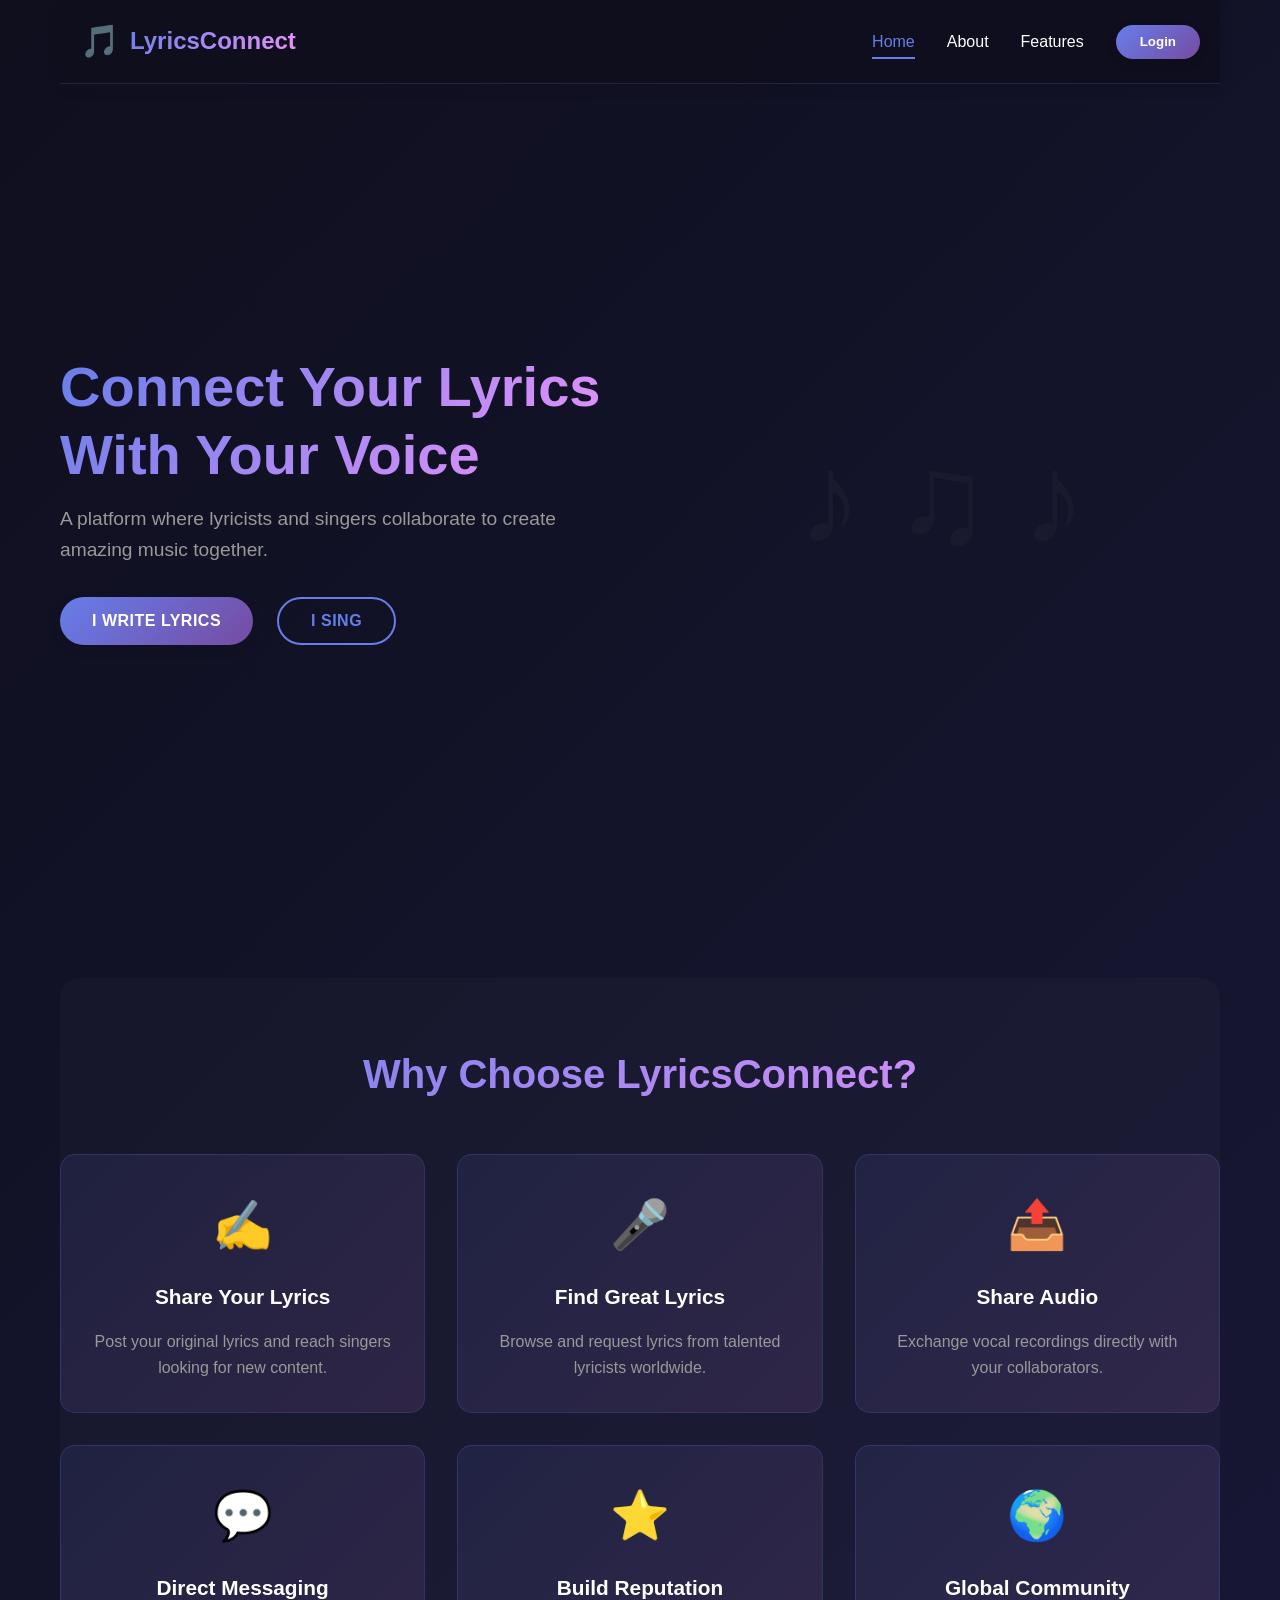
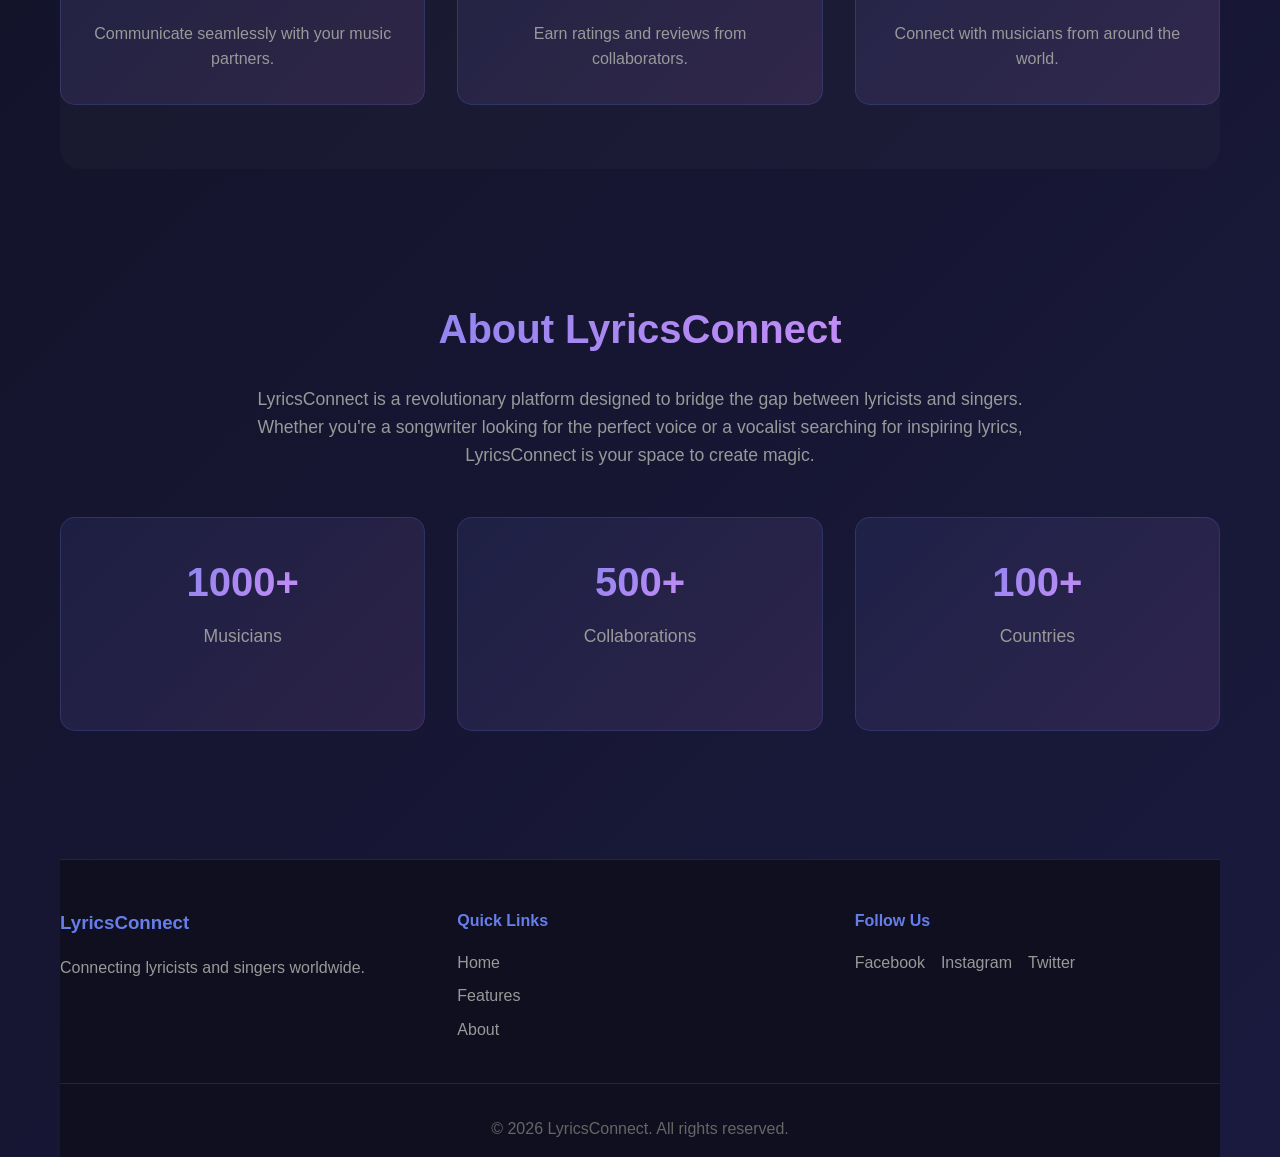
<file: index.html>
<!DOCTYPE html>
<html lang="it">
<head>
    <meta charset="UTF-8">
    <meta name="viewport" content="width=device-width, initial-scale=1.0">
    <title>LyricsConnect - Connect with Musicians</title>
    <link rel="stylesheet" href="style.css">
</head>
<body>
    <div class="container">
        <!-- NAVBAR -->
        <nav class="navbar">
            <div class="nav-content">
                <div class="logo">
                    <span class="logo-icon">🎵</span>
                    <h1>LyricsConnect</h1>
                </div>
                <div class="nav-links" id="navLinks">
                    <a href="#home" class="nav-link active">Home</a>
                    <a href="#about" class="nav-link">About</a>
                    <a href="#features" class="nav-link">Features</a>
                    <button class="btn-login" onclick="showLoginModal()">Login</button>
                </div>
                <div class="hamburger" id="hamburger">
                    <span></span>
                    <span></span>
                    <span></span>
                </div>
            </div>
        </nav>

        <!-- HERO SECTION -->
        <section id="home" class="hero">
            <div class="hero-content">
                <h2>Connect Your Lyrics With Your Voice</h2>
                <p>A platform where lyricists and singers collaborate to create amazing music together.</p>
                <div class="hero-buttons">
                    <button class="btn btn-primary" onclick="showSignupModal('lyricist')">I Write Lyrics</button>
                    <button class="btn btn-secondary" onclick="showSignupModal('singer')">I Sing</button>
                </div>
            </div>
            <div class="hero-image">
                <div class="music-animation">
                    <span class="note">♪</span>
                    <span class="note">♫</span>
                    <span class="note">♪</span>
                </div>
            </div>
        </section>

        <!-- FEATURES SECTION -->
        <section id="features" class="features">
            <h2>Why Choose LyricsConnect?</h2>
            <div class="features-grid">
                <div class="feature-card">
                    <div class="feature-icon">✍️</div>
                    <h3>Share Your Lyrics</h3>
                    <p>Post your original lyrics and reach singers looking for new content.</p>
                </div>
                <div class="feature-card">
                    <div class="feature-icon">🎤</div>
                    <h3>Find Great Lyrics</h3>
                    <p>Browse and request lyrics from talented lyricists worldwide.</p>
                </div>
                <div class="feature-card">
                    <div class="feature-icon">📤</div>
                    <h3>Share Audio</h3>
                    <p>Exchange vocal recordings directly with your collaborators.</p>
                </div>
                <div class="feature-card">
                    <div class="feature-icon">💬</div>
                    <h3>Direct Messaging</h3>
                    <p>Communicate seamlessly with your music partners.</p>
                </div>
                <div class="feature-card">
                    <div class="feature-icon">⭐</div>
                    <h3>Build Reputation</h3>
                    <p>Earn ratings and reviews from collaborators.</p>
                </div>
                <div class="feature-card">
                    <div class="feature-icon">🌍</div>
                    <h3>Global Community</h3>
                    <p>Connect with musicians from around the world.</p>
                </div>
            </div>
        </section>

        <!-- ABOUT SECTION -->
        <section id="about" class="about">
            <div class="about-content">
                <h2>About LyricsConnect</h2>
                <p>LyricsConnect is a revolutionary platform designed to bridge the gap between lyricists and singers. Whether you're a songwriter looking for the perfect voice or a vocalist searching for inspiring lyrics, LyricsConnect is your space to create magic.</p>
                <div class="stats">
                    <div class="stat">
                        <h3>1000+</h3>
                        <p>Musicians</p>
                    </div>
                    <div class="stat">
                        <h3>500+</h3>
                        <p>Collaborations</p>
                    </div>
                    <div class="stat">
                        <h3>100+</h3>
                        <p>Countries</p>
                    </div>
                </div>
            </div>
        </section>

        <!-- LOGIN MODAL -->
        <div id="loginModal" class="modal">
            <div class="modal-content">
                <span class="close" onclick="closeLoginModal()">&times;</span>
                <h2>Login</h2>
                <form id="loginForm">
                    <div class="form-group">
                        <label for="loginEmail">Email:</label>
                        <input type="email" id="loginEmail" required>
                    </div>
                    <div class="form-group">
                        <label for="loginPassword">Password:</label>
                        <input type="password" id="loginPassword" required>
                    </div>
                    <button type="submit" class="btn btn-primary">Login</button>
                </form>
                <p class="modal-footer">Don't have an account? <a href="#" onclick="switchToSignup()">Sign Up</a></p>
            </div>
        </div>

        <!-- SIGNUP MODAL -->
        <div id="signupModal" class="modal">
            <div class="modal-content">
                <span class="close" onclick="closeSignupModal()">&times;</span>
                <h2>Create Account</h2>
                <form id="signupForm">
                    <div class="form-group">
                        <label for="signupName">Full Name:</label>
                        <input type="text" id="signupName" required>
                    </div>
                    <div class="form-group">
                        <label for="signupEmail">Email:</label>
                        <input type="email" id="signupEmail" required>
                    </div>
                    <div class="form-group">
                        <label for="signupPassword">Password:</label>
                        <input type="password" id="signupPassword" required>
                    </div>
                    <div class="form-group">
                        <label for="userType">I am a:</label>
                        <select id="userType" required>
                            <option value="lyricist">Lyricist</option>
                            <option value="singer">Singer</option>
                        </select>
                    </div>
                    <button type="submit" class="btn btn-primary">Sign Up</button>
                </form>
                <p class="modal-footer">Already have an account? <a href="#" onclick="switchToLogin()">Login</a></p>
            </div>
        </div>

        <!-- FOOTER -->
        <footer class="footer">
            <div class="footer-content">
                <div class="footer-section">
                    <h3>LyricsConnect</h3>
                    <p>Connecting lyricists and singers worldwide.</p>
                </div>
                <div class="footer-section">
                    <h4>Quick Links</h4>
                    <ul>
                        <li><a href="#home">Home</a></li>
                        <li><a href="#features">Features</a></li>
                        <li><a href="#about">About</a></li>
                    </ul>
                </div>
                <div class="footer-section">
                    <h4>Follow Us</h4>
                    <div class="social-links">
                        <a href="#">Facebook</a>
                        <a href="#">Instagram</a>
                        <a href="#">Twitter</a>
                    </div>
                </div>
            </div>
            <div class="footer-bottom">
                <p>&copy; 2026 LyricsConnect. All rights reserved.</p>
            </div>
        </footer>
    </div>

    <script src="app.js"></script>
</body>
</html>
</file>
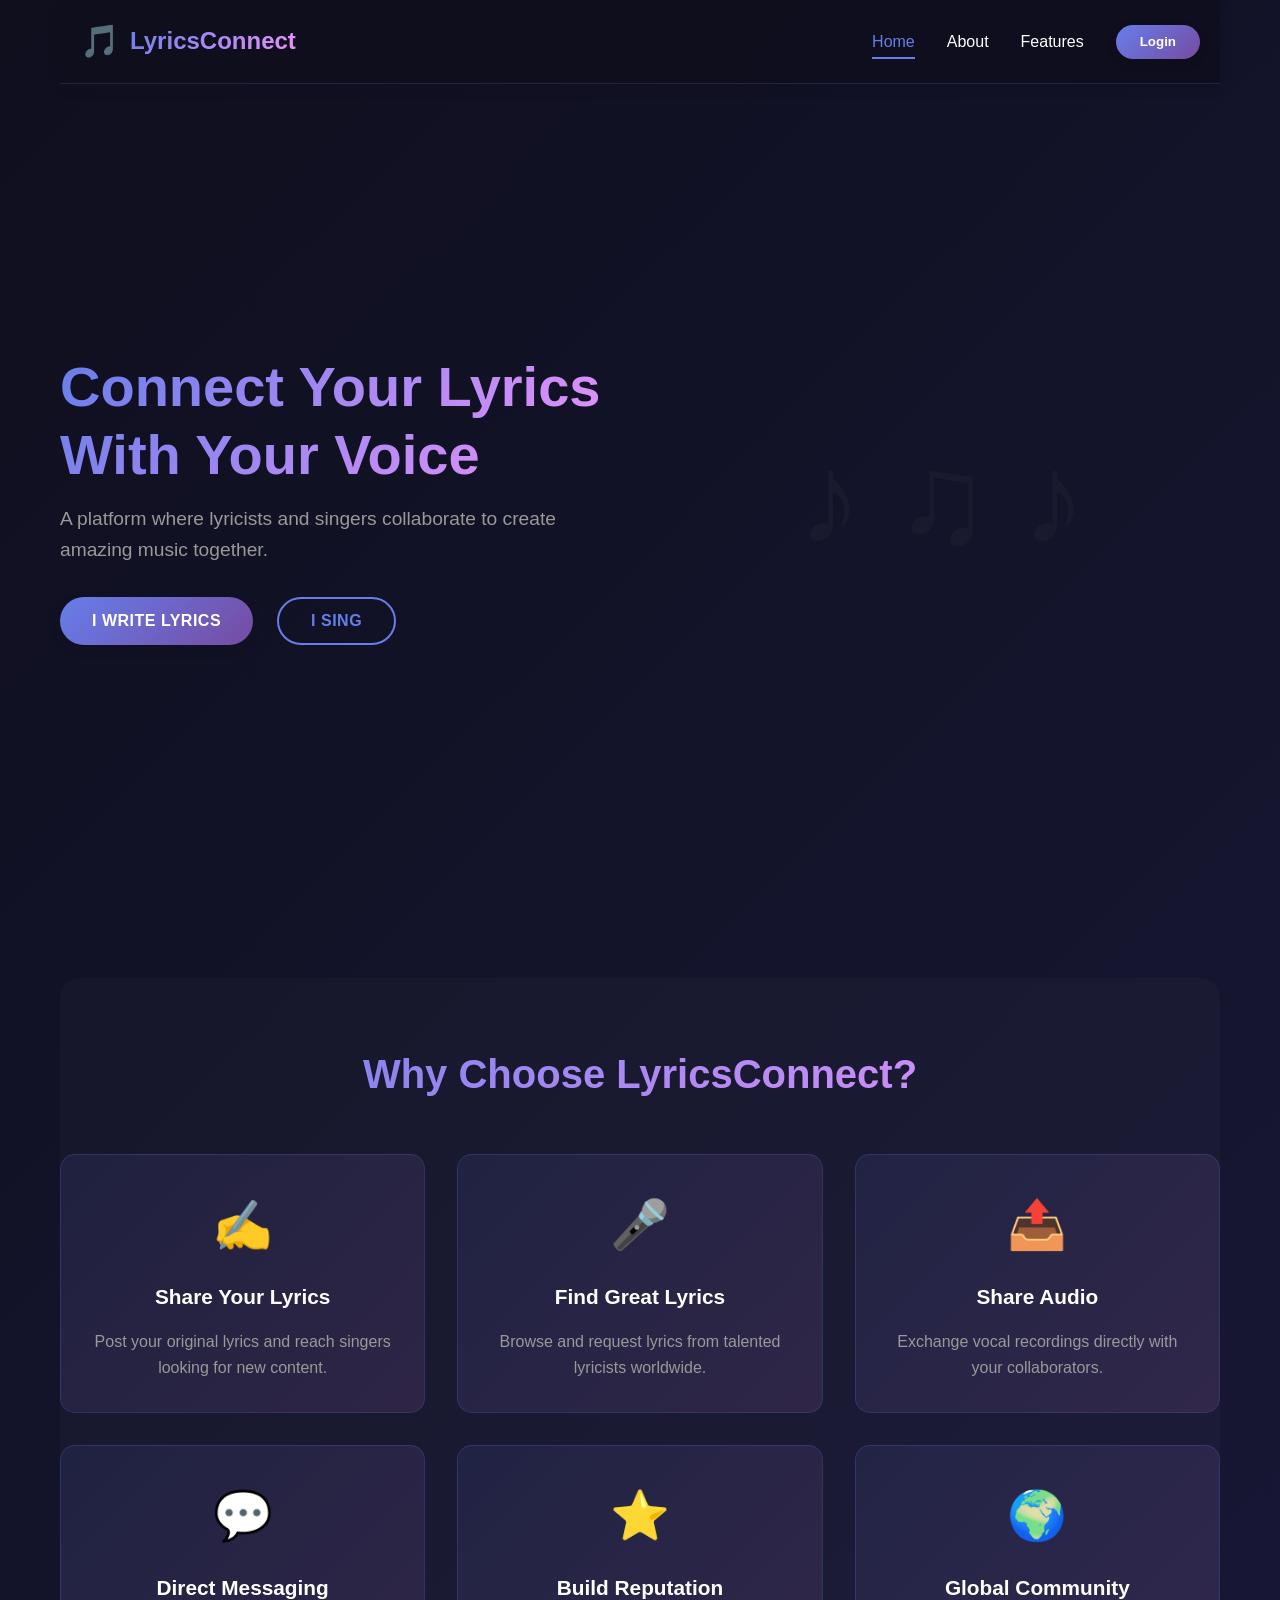
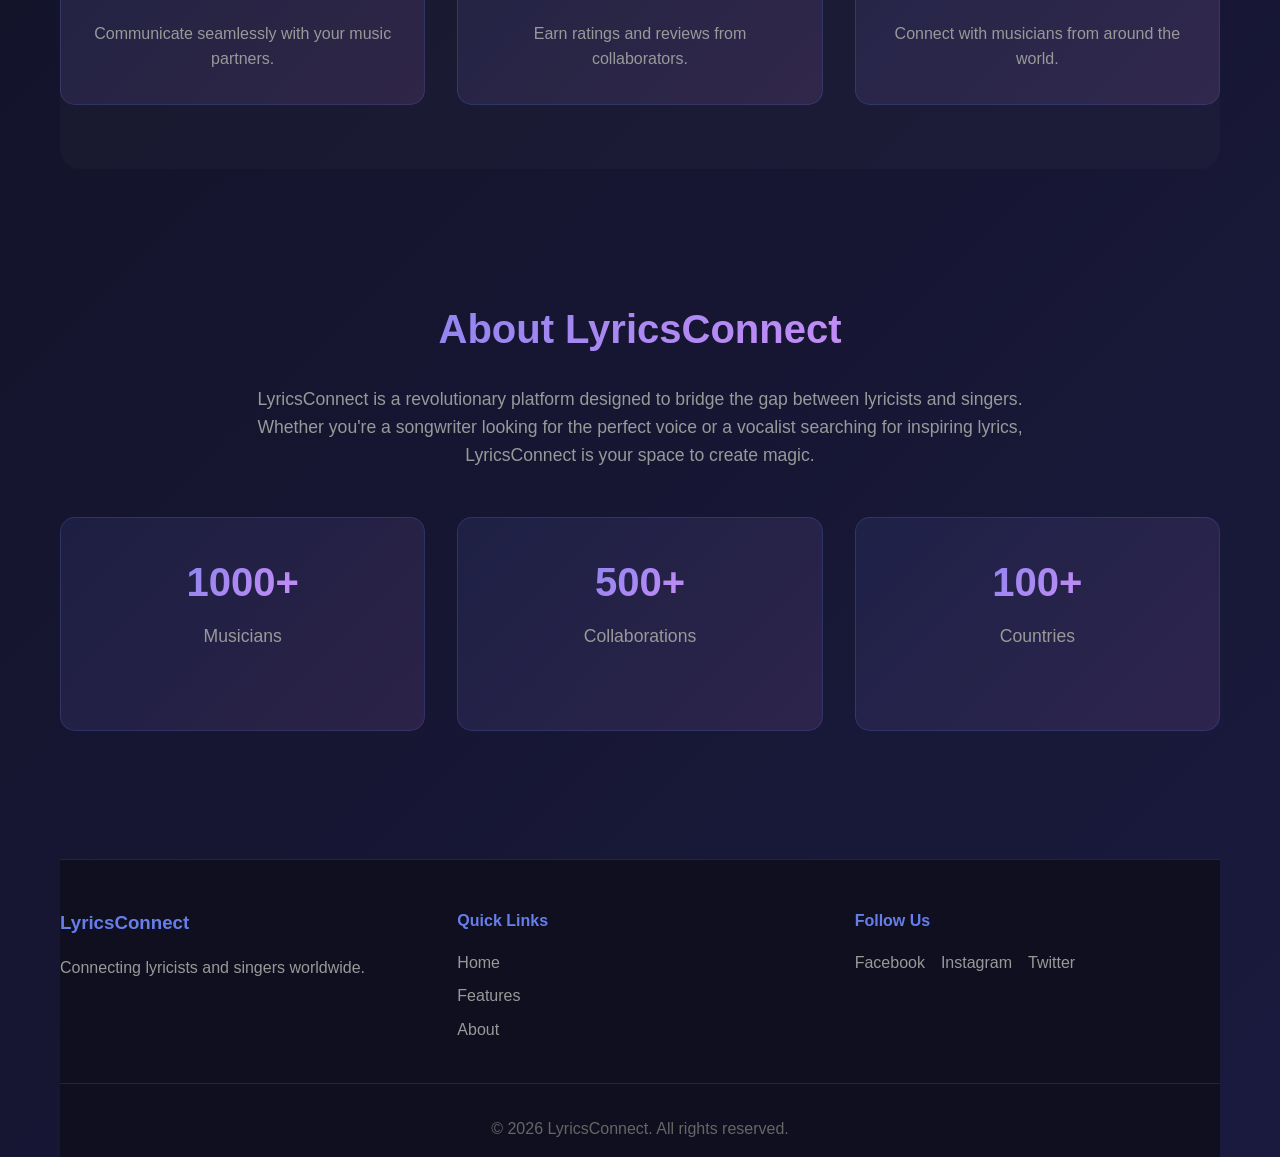
<file: dashboard.html>
<!DOCTYPE html>
<html lang="it">
<head>
    <meta charset="UTF-8">
    <meta name="viewport" content="width=device-width, initial-scale=1.0">
    <title>Dashboard - LyricsConnect</title>
    <link rel="stylesheet" href="style.css">
    <link rel="stylesheet" href="dashboard-style.css">
</head>
<body>
    <div class="container">
        <!-- NAVBAR -->
        <nav class="navbar">
            <div class="nav-content">
                <div class="logo">
                    <span class="logo-icon">🎵</span>
                    <h1>LyricsConnect</h1>
                </div>
                <div class="nav-links" id="navLinks">
                    <a href="dashboard.html" class="nav-link active">Dashboard</a>
                    <a href="messages.html" class="nav-link">Messages</a>
                    <button class="btn-login" id="userBtn" onclick="toggleUserMenu()">👤 User</button>
                    <button class="btn-secondary" onclick="logout()">Logout</button>
                </div>
                <div class="hamburger" id="hamburger">
                    <span></span>
                    <span></span>
                    <span></span>
                </div>
            </div>
        </nav>

        <!-- DASHBOARD SECTION -->
        <section class="dashboard-container">
            <!-- SIDEBAR -->
            <aside class="sidebar">
                <div class="sidebar-header">
                    <h2>Menu</h2>
                </div>
                <nav class="sidebar-nav">
                    <button class="nav-item active" onclick="showSection('profile')">👤 My Profile</button>
                    <button class="nav-item" onclick="showSection('my-lyrics')">✏️ My Lyrics</button>
                    <button class="nav-item" onclick="showSection('collaborations')">🤝 Collaborations</button>
                    <button class="nav-item" onclick="showSection('browse')">🔍 Browse</button>
                    <button class="nav-item" onclick="showSection('requests')">📬 Requests <span class="badge" id="requestBadge">0</span></button>
                </nav>
            </aside>

            <!-- MAIN CONTENT -->
            <main class="main-content">
                <!-- PROFILE SECTION -->
                <div id="profile-section" class="section active">
                    <div class="section-header">
                        <h2>👤 My Profile</h2>
                    </div>
                    <div class="profile-card">
                        <div class="profile-header">
                            <img id="profileImage" src="https://via.placeholder.com/150" alt="Profile" class="profile-image">
                            <div class="profile-info">
                                <h3 id="profileName">User Name</h3>
                                <p id="profileType">Lyricist</p>
                                <div class="profile-stats">
                                    <div class="stat">
                                        <span class="stat-label">Rating</span>
                                        <span class="stat-value" id="profileRating">5.0 ⭐</span>
                                    </div>
                                    <div class="stat">
                                        <span class="stat-label">Collaborations</span>
                                        <span class="stat-value" id="profileCollaborations">0</span>
                                    </div>
                                    <div class="stat">
                                        <span class="stat-label">Followers</span>
                                        <span class="stat-value" id="profileFollowers">0</span>
                                    </div>
                                </div>
                            </div>
                        </div>
                        <div class="profile-bio">
                            <h4>Bio</h4>
                            <p id="profileBio">Edit your bio here...</p>
                        </div>
                        <button class="btn btn-primary" onclick="editProfile()">Edit Profile</button>
                    </div>
                </div>

                <!-- MY LYRICS SECTION -->
                <div id="my-lyrics-section" class="section">
                    <div class="section-header">
                        <h2>✏️ My Lyrics</h2>
                        <button class="btn btn-primary" onclick="showCreateLyrics()">+ New Lyrics</button>
                    </div>
                    <div class="lyrics-grid" id="myLyricsGrid">
                        <p style="color: #999;">No lyrics yet. Create your first one!</p>
                    </div>
                </div>

                <!-- COLLABORATIONS SECTION -->
                <div id="collaborations-section" class="section">
                    <div class="section-header">
                        <h2>🤝 Collaborations</h2>
                    </div>
                    <div class="collaborations-list" id="collaborationsList">
                        <p style="color: #999;">No active collaborations</p>
                    </div>
                </div>

                <!-- BROWSE SECTION -->
                <div id="browse-section" class="section">
                    <div class="section-header">
                        <h2>🔍 Browse</h2>
                        <div class="search-filters">
                            <input type="text" id="searchInput" placeholder="Search lyrics..." onkeyup="searchLyrics()">
                            <select id="genreFilter" onchange="filterByGenre()">
                                <option value="">All Genres</option>
                                <option value="Pop">Pop</option>
                                <option value="Rock">Rock</option>
                                <option value="Hip-Hop">Hip-Hop</option>
                                <option value="Jazz">Jazz</option>
                                <option value="Electronic">Electronic</option>
                            </select>
                        </div>
                    </div>
                    <div class="browse-grid" id="browseGrid">
                        <p style="color: #999;">Loading...</p>
                    </div>
                </div>

                <!-- REQUESTS SECTION -->
                <div id="requests-section" class="section">
                    <div class="section-header">
                        <h2>📬 Collaboration Requests</h2>
                    </div>
                    <div class="requests-list" id="requestsList">
                        <p style="color: #999;">No pending requests</p>
                    </div>
                </div>
            </main>
        </section>

        <!-- FOOTER -->
        <footer class="footer">
            <div class="footer-content">
                <div class="footer-section">
                    <h3>LyricsConnect</h3>
                    <p>Connect with musicians worldwide</p>
                </div>
                <div class="footer-section">
                    <h4>Quick Links</h4>
                    <ul>
                        <li><a href="index.html">Home</a></li>
                        <li><a href="dashboard.html">Dashboard</a></li>
                    </ul>
                </div>
            </div>
            <div class="footer-bottom">
                <p>&copy; 2026 LyricsConnect. All rights reserved.</p>
            </div>
        </footer>
    </div>

    <!-- CREATE LYRICS MODAL -->
    <div id="createLyricsModal" class="modal">
        <div class="modal-content">
            <span class="close" onclick="closeModal('createLyricsModal')">&times;</span>
            <h2>Create New Lyrics</h2>
            <form id="createLyricsForm">
                <div class="form-group">
                    <label>Title</label>
                    <input type="text" id="lyricsTitle" required>
                </div>
                <div class="form-group">
                    <label>Genre</label>
                    <select id="lyricsGenre" required>
                        <option>Pop</option>
                        <option>Rock</option>
                        <option>Hip-Hop</option>
                        <option>Jazz</option>
                        <option>Electronic</option>
                    </select>
                </div>
                <div class="form-group">
                    <label>Lyrics</label>
                    <textarea id="lyricsContent" rows="10" required></textarea>
                </div>
                <div class="form-group">
                    <label>Description</label>
                    <textarea id="lyricsDescription" rows="3"></textarea>
                </div>
                <button type="submit" class="btn btn-primary">Create Lyrics</button>
            </form>
        </div>
    </div>

    <script src="https://cdn.socket.io/4.5.4/socket.io.min.js"></script>
    <script src="socket-client.js"></script>
    <script src="app.js"></script>
    <script src="dashboard.js"></script>
</body>
</html>
</file>
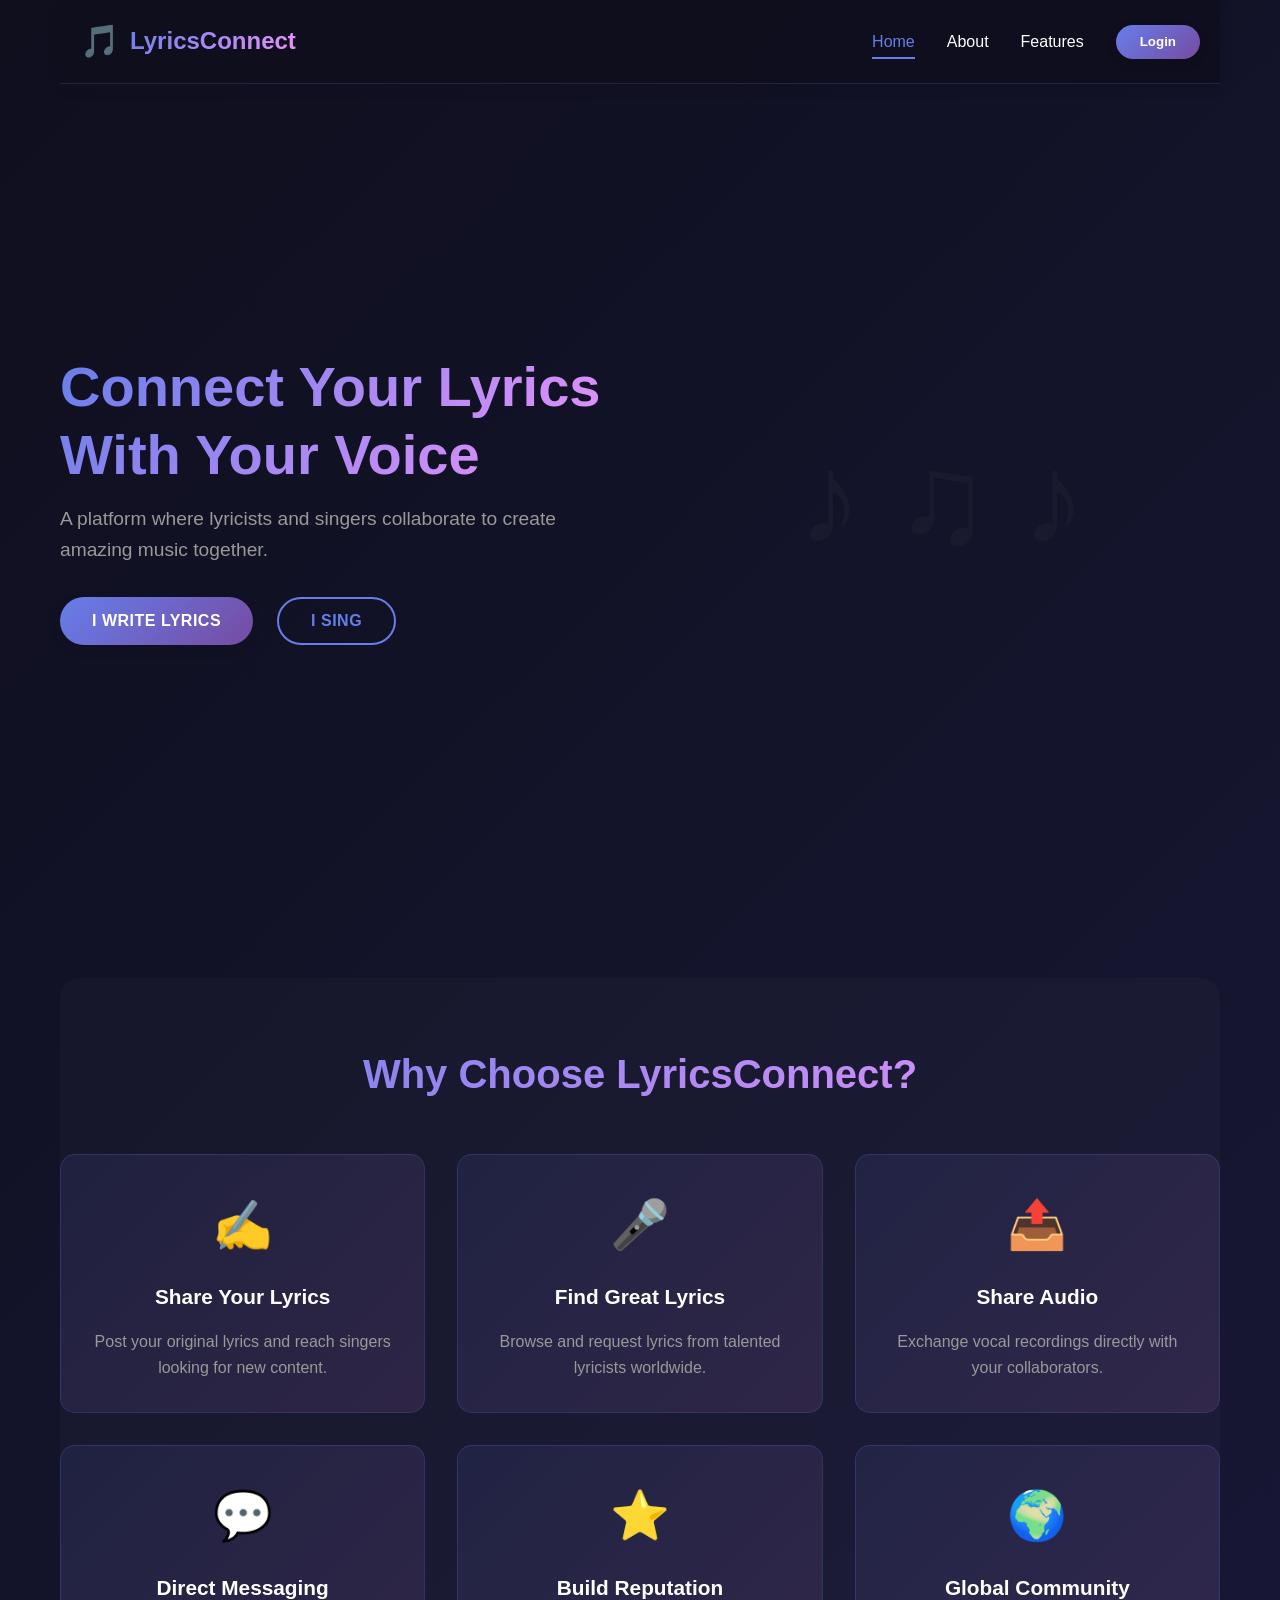
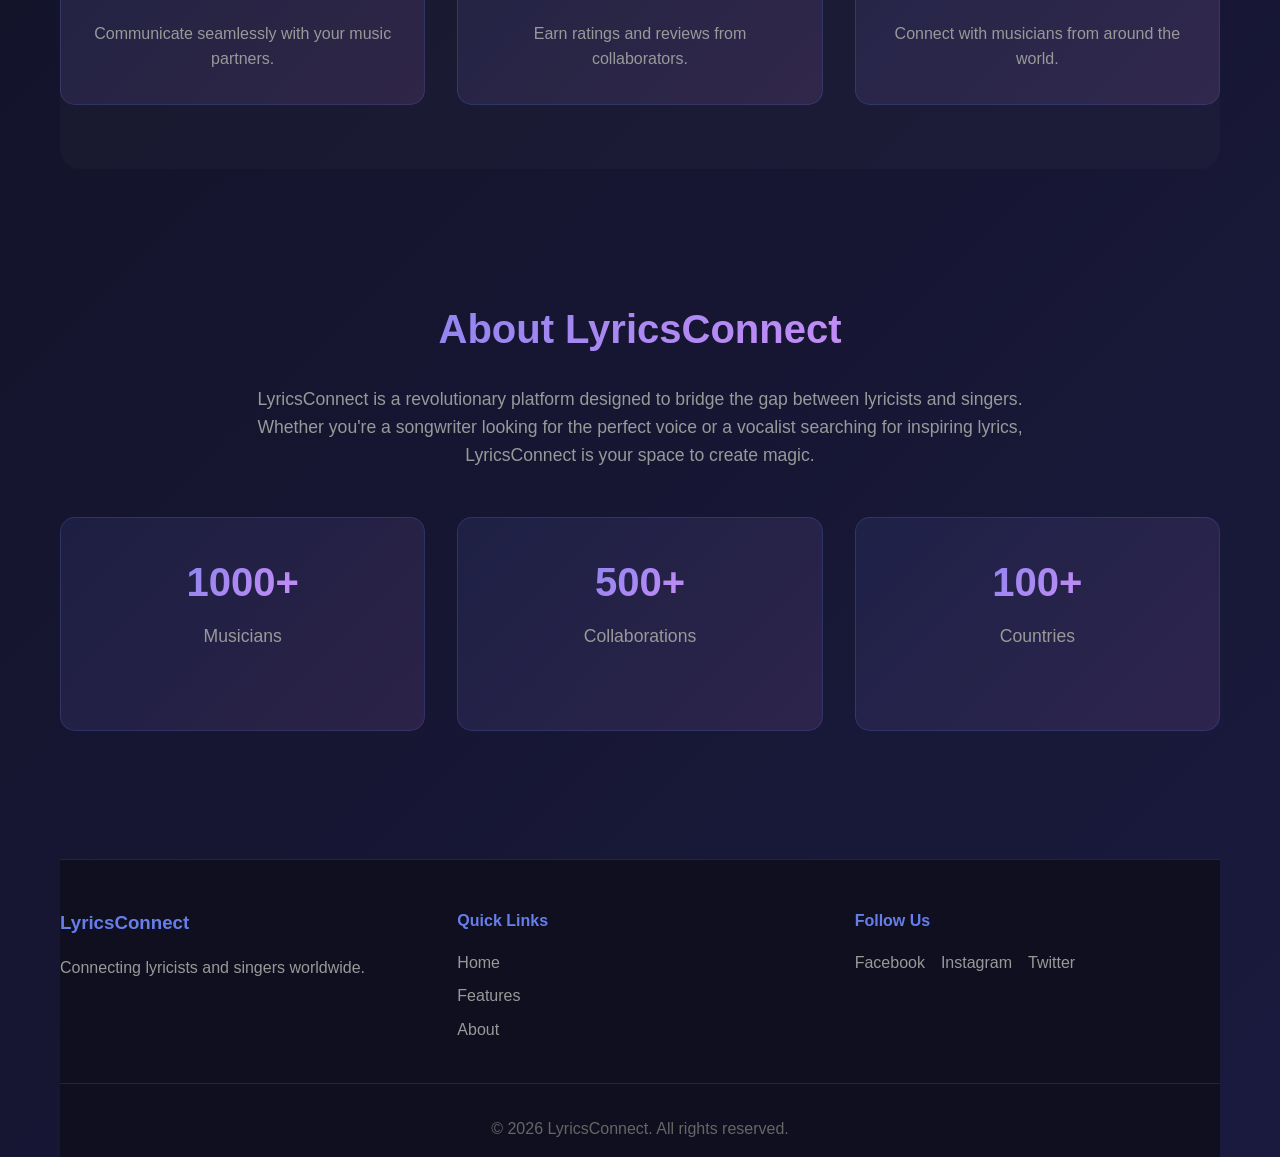
<file: messages.html>
<!DOCTYPE html>
<html lang="it">
<head>
    <meta charset="UTF-8">
    <meta name="viewport" content="width=device-width, initial-scale=1.0">
    <title>Messages - LyricsConnect</title>
    <link rel="stylesheet" href="style.css">
    <link rel="stylesheet" href="dashboard-style.css">
</head>
<body>
    <div class="container">
        <!-- NAVBAR -->
        <nav class="navbar">
            <div class="nav-content">
                <div class="logo">
                    <span class="logo-icon">🎵</span>
                    <h1>LyricsConnect</h1>
                </div>
                <div class="nav-links" id="navLinks">
                    <a href="dashboard.html" class="nav-link">Dashboard</a>
                    <a href="messages.html" class="nav-link active">Messages</a>
                    <button class="btn-login" id="userBtn" onclick="toggleUserMenu()">👤 User</button>
                    <button class="btn-secondary" onclick="logout()">Logout</button>
                </div>
                <div class="hamburger" id="hamburger">
                    <span></span>
                    <span></span>
                    <span></span>
                </div>
            </div>
        </nav>

        <!-- MESSAGES SECTION -->
        <section class="messages-container">
            <div class="messages-wrapper">
                <!-- CONVERSATIONS LIST -->
                <aside class="conversations-sidebar">
                    <div class="sidebar-header">
                        <h2>💬 Messages</h2>
                        <div class="online-status" id="onlineStatus">🔴 Offline</div>
                    </div>
                    <div class="conversations-search">
                        <input type="text" id="searchConversation" placeholder="Search conversations...">
                    </div>
                    <div class="conversations-list" id="conversationsList">
                        <p style="color: #999; text-align: center; padding: 2rem;">No conversations yet</p>
                    </div>
                </aside>

                <!-- CHAT AREA -->
                <main class="chat-main">
                    <div class="chat-container" id="chatContainer" style="display: none;">
                        <!-- CHAT HEADER -->
                        <div class="chat-header">
                            <div class="chat-header-info">
                                <h3 id="chatWith">Select a conversation</h3>
                                <span id="userStatus" class="user-status">🔴 Offline</span>
                            </div>
                            <button class="btn-close" onclick="closeChat()">✕</button>
                        </div>

                        <!-- MESSAGES -->
                        <div class="messages-area" id="messagesArea">
                            <p style="color: #999; text-align: center; margin-top: 2rem;">Start a conversation</p>
                        </div>

                        <!-- TYPING INDICATOR -->
                        <div id="typingIndicator" class="typing-indicator" style="display: none;">
                            <span></span><span></span><span></span>
                            <p>User is typing...</p>
                        </div>

                        <!-- MESSAGE INPUT -->
                        <div class="chat-input-area">
                            <input type="text" id="messageInput" placeholder="Type a message..." onkeypress="handleMessageKeypress(event)">
                            <button class="btn btn-primary" onclick="sendMessage()">Send</button>
                        </div>
                    </div>

                    <!-- EMPTY STATE -->
                    <div class="chat-empty" id="chatEmpty">
                        <div class="empty-state">
                            <span style="font-size: 4rem; margin-bottom: 1rem;">💬</span>
                            <h2>Select a conversation to start chatting</h2>
                            <p>Your conversations will appear on the left</p>
                        </div>
                    </div>
                </main>
            </div>
        </section>

        <!-- FOOTER -->
        <footer class="footer">
            <div class="footer-content">
                <div class="footer-section">
                    <h3>LyricsConnect Messages</h3>
                    <p>Real-time collaboration chat</p>
                </div>
            </div>
            <div class="footer-bottom">
                <p>&copy; 2026 LyricsConnect. All rights reserved.</p>
            </div>
        </footer>
    </div>

    <script src="https://cdn.socket.io/4.5.4/socket.io.min.js"></script>
    <script src="socket-client.js"></script>
    <script src="app.js"></script>
    <script src="messages.js"></script>
</body>
</html>
</file>
<file: style.css>
/* ==================== VARIABLES & GLOBALS ==================== */
:root {
    --primary-color: #667eea;
    --secondary-color: #764ba2;
    --accent-color: #f093fb;
    --dark-bg: #0f0f1e;
    --light-bg: #ffffff;
    --text-dark: #1a1a2e;
    --text-light: #ffffff;
    --border-color: #e0e0e0;
    --success: #10b981;
    --error: #ef4444;
    --shadow: 0 10px 30px rgba(0, 0, 0, 0.2);
    --shadow-sm: 0 4px 12px rgba(0, 0, 0, 0.1);
    --transition: all 0.3s ease;
}

* {
    margin: 0;
    padding: 0;
    box-sizing: border-box;
}

html {
    scroll-behavior: smooth;
}

body {
    font-family: 'Segoe UI', Tahoma, Geneva, Verdana, sans-serif;
    background: linear-gradient(135deg, var(--dark-bg) 0%, #1a1a3e 100%);
    color: var(--text-dark);
    line-height: 1.6;
}

/* ==================== CONTAINER ==================== */
.container {
    max-width: 1200px;
    margin: 0 auto;
    padding: 0 20px;
}

/* ==================== NAVBAR ==================== */
.navbar {
    background: rgba(15, 15, 30, 0.95);
    backdrop-filter: blur(10px);
    padding: 1rem 0;
    position: sticky;
    top: 0;
    z-index: 1000;
    border-bottom: 1px solid rgba(102, 126, 234, 0.2);
    box-shadow: var(--shadow-sm);
}

.nav-content {
    display: flex;
    justify-content: space-between;
    align-items: center;
    max-width: 1200px;
    margin: 0 auto;
    padding: 0 20px;
}

.logo {
    display: flex;
    align-items: center;
    gap: 10px;
    cursor: pointer;
    transition: var(--transition);
}

.logo-icon {
    font-size: 2rem;
    animation: float 3s ease-in-out infinite;
}

.logo h1 {
    font-size: 1.5rem;
    background: linear-gradient(135deg, var(--primary-color), var(--accent-color));
    -webkit-background-clip: text;
    -webkit-text-fill-color: transparent;
    background-clip: text;
}

@keyframes float {
    0%, 100% { transform: translateY(0px); }
    50% { transform: translateY(-5px); }
}

.nav-links {
    display: flex;
    gap: 2rem;
    align-items: center;
}

.nav-link {
    color: var(--text-light);
    text-decoration: none;
    font-weight: 500;
    transition: var(--transition);
    position: relative;
}

.nav-link:hover,
.nav-link.active {
    color: var(--primary-color);
}

.nav-link::after {
    content: '';
    position: absolute;
    bottom: -5px;
    left: 0;
    width: 0;
    height: 2px;
    background: var(--primary-color);
    transition: var(--transition);
}

.nav-link:hover::after,
.nav-link.active::after {
    width: 100%;
}

.btn-login {
    background: linear-gradient(135deg, var(--primary-color), var(--secondary-color));
    color: var(--text-light);
    border: none;
    padding: 0.6rem 1.5rem;
    border-radius: 50px;
    cursor: pointer;
    font-weight: 600;
    transition: var(--transition);
    box-shadow: var(--shadow-sm);
}

.btn-login:hover {
    transform: translateY(-2px);
    box-shadow: var(--shadow);
}

.hamburger {
    display: none;
    flex-direction: column;
    cursor: pointer;
}

.hamburger span {
    width: 25px;
    height: 3px;
    background: var(--text-light);
    margin: 5px 0;
    transition: var(--transition);
    border-radius: 2px;
}

/* ==================== BUTTONS ==================== */
.btn {
    padding: 0.8rem 2rem;
    border: none;
    border-radius: 50px;
    font-size: 1rem;
    font-weight: 600;
    cursor: pointer;
    transition: var(--transition);
    text-transform: uppercase;
    letter-spacing: 0.5px;
}

.btn-primary {
    background: linear-gradient(135deg, var(--primary-color), var(--secondary-color));
    color: var(--text-light);
    box-shadow: var(--shadow-sm);
}

.btn-primary:hover {
    transform: translateY(-3px);
    box-shadow: var(--shadow);
}

.btn-secondary {
    background: transparent;
    border: 2px solid var(--primary-color);
    color: var(--primary-color);
}

.btn-secondary:hover {
    background: var(--primary-color);
    color: var(--text-light);
    transform: translateY(-3px);
}

/* ==================== HERO SECTION ==================== */
.hero {
    display: grid;
    grid-template-columns: 1fr 1fr;
    gap: 3rem;
    align-items: center;
    padding: 5rem 0;
    min-height: calc(100vh - 70px);
}

.hero-content h2 {
    font-size: 3.5rem;
    margin-bottom: 1rem;
    background: linear-gradient(135deg, var(--primary-color), var(--accent-color));
    -webkit-background-clip: text;
    -webkit-text-fill-color: transparent;
    background-clip: text;
    line-height: 1.2;
}

.hero-content p {
    font-size: 1.2rem;
    color: #999;
    margin-bottom: 2rem;
}

.hero-buttons {
    display: flex;
    gap: 1.5rem;
    flex-wrap: wrap;
}

.hero-image {
    display: flex;
    justify-content: center;
    align-items: center;
}

.music-animation {
    font-size: 8rem;
    display: flex;
    gap: 2rem;
    animation: pulse 2s ease-in-out infinite;
}

.music-animation .note {
    animation: bounce 1s ease-in-out infinite;
}

.music-animation .note:nth-child(2) {
    animation-delay: 0.1s;
}

.music-animation .note:nth-child(3) {
    animation-delay: 0.2s;
}

@keyframes bounce {
    0%, 100% { transform: translateY(0); }
    50% { transform: translateY(-20px); }
}

@keyframes pulse {
    0%, 100% { opacity: 1; }
    50% { opacity: 0.8; }
}

/* ==================== FEATURES SECTION ==================== */
.features {
    padding: 4rem 0;
    background: rgba(255, 255, 255, 0.02);
    border-radius: 20px;
    margin: 4rem 0;
}

.features h2 {
    text-align: center;
    font-size: 2.5rem;
    margin-bottom: 3rem;
    background: linear-gradient(135deg, var(--primary-color), var(--accent-color));
    -webkit-background-clip: text;
    -webkit-text-fill-color: transparent;
    background-clip: text;
    color: var(--text-light);
}

.features-grid {
    display: grid;
    grid-template-columns: repeat(auto-fit, minmax(300px, 1fr));
    gap: 2rem;
}

.feature-card {
    background: linear-gradient(135deg, rgba(102, 126, 234, 0.1), rgba(240, 147, 251, 0.1));
    border: 1px solid rgba(102, 126, 234, 0.2);
    padding: 2rem;
    border-radius: 15px;
    text-align: center;
    transition: var(--transition);
    cursor: pointer;
}

.feature-card:hover {
    transform: translateY(-10px);
    border-color: var(--primary-color);
    box-shadow: 0 20px 40px rgba(102, 126, 234, 0.2);
}

.feature-icon {
    font-size: 3rem;
    margin-bottom: 1rem;
    display: block;
}

.feature-card h3 {
    font-size: 1.3rem;
    margin-bottom: 1rem;
    color: var(--text-light);
}

.feature-card p {
    color: #999;
    line-height: 1.6;
}

/* ==================== ABOUT SECTION ==================== */
.about {
    padding: 4rem 0;
    text-align: center;
    color: var(--text-light);
}

.about h2 {
    font-size: 2.5rem;
    margin-bottom: 1.5rem;
    background: linear-gradient(135deg, var(--primary-color), var(--accent-color));
    -webkit-background-clip: text;
    -webkit-text-fill-color: transparent;
    background-clip: text;
}

.about-content p {
    font-size: 1.1rem;
    color: #999;
    margin-bottom: 3rem;
    max-width: 800px;
    margin-left: auto;
    margin-right: auto;
}

.stats {
    display: grid;
    grid-template-columns: repeat(auto-fit, minmax(200px, 1fr));
    gap: 2rem;
}

.stat {
    background: linear-gradient(135deg, rgba(102, 126, 234, 0.1), rgba(240, 147, 251, 0.1));
    border: 1px solid rgba(102, 126, 234, 0.2);
    padding: 2rem;
    border-radius: 15px;
}

.stat h3 {
    font-size: 2.5rem;
    background: linear-gradient(135deg, var(--primary-color), var(--accent-color));
    -webkit-background-clip: text;
    -webkit-text-fill-color: transparent;
    background-clip: text;
    margin-bottom: 0.5rem;
}

.stat p {
    color: #999;
}

/* ==================== MODALS ==================== */
.modal {
    display: none;
    position: fixed;
    z-index: 2000;
    left: 0;
    top: 0;
    width: 100%;
    height: 100%;
    background: rgba(0, 0, 0, 0.7);
    backdrop-filter: blur(5px);
    animation: fadeIn 0.3s ease;
}

@keyframes fadeIn {
    from { opacity: 0; }
    to { opacity: 1; }
}

.modal-content {
    background: linear-gradient(135deg, rgba(15, 15, 30, 0.98), rgba(26, 26, 62, 0.98));
    margin: 10% auto;
    padding: 2.5rem;
    border: 1px solid rgba(102, 126, 234, 0.2);
    border-radius: 15px;
    width: 90%;
    max-width: 400px;
    box-shadow: var(--shadow);
    animation: slideIn 0.3s ease;
}

@keyframes slideIn {
    from {
        transform: translateY(-50px);
        opacity: 0;
    }
    to {
        transform: translateY(0);
        opacity: 1;
    }
}

.close {
    color: var(--text-light);
    float: right;
    font-size: 2rem;
    font-weight: bold;
    cursor: pointer;
    transition: var(--transition);
}

.close:hover {
    color: var(--primary-color);
}

.modal h2 {
    color: var(--text-light);
    margin-bottom: 1.5rem;
    background: linear-gradient(135deg, var(--primary-color), var(--accent-color));
    -webkit-background-clip: text;
    -webkit-text-fill-color: transparent;
    background-clip: text;
}

.form-group {
    margin-bottom: 1.5rem;
    text-align: left;
}

.form-group label {
    display: block;
    color: var(--text-light);
    margin-bottom: 0.5rem;
    font-weight: 500;
}

.form-group input,
.form-group select {
    width: 100%;
    padding: 0.8rem;
    border: 1px solid rgba(102, 126, 234, 0.3);
    border-radius: 8px;
    background: rgba(255, 255, 255, 0.05);
    color: var(--text-light);
    font-size: 1rem;
    transition: var(--transition);
}

.form-group input:focus,
.form-group select:focus {
    outline: none;
    border-color: var(--primary-color);
    background: rgba(255, 255, 255, 0.1);
    box-shadow: 0 0 10px rgba(102, 126, 234, 0.3);
}

.modal-footer {
    text-align: center;
    margin-top: 1.5rem;
    color: #999;
}

.modal-footer a {
    color: var(--primary-color);
    text-decoration: none;
    font-weight: 600;
    transition: var(--transition);
}

.modal-footer a:hover {
    color: var(--accent-color);
}

/* ==================== FOOTER ==================== */
.footer {
    background: rgba(15, 15, 30, 0.95);
    border-top: 1px solid rgba(102, 126, 234, 0.2);
    padding: 3rem 0 1rem;
    margin-top: 4rem;
    color: var(--text-light);
}

.footer-content {
    display: grid;
    grid-template-columns: repeat(auto-fit, minmax(250px, 1fr));
    gap: 2rem;
    margin-bottom: 2rem;
}

.footer-section h3,
.footer-section h4 {
    margin-bottom: 1rem;
    color: var(--primary-color);
}

.footer-section p {
    color: #999;
    line-height: 1.8;
}

.footer-section ul {
    list-style: none;
}

.footer-section ul li {
    margin-bottom: 0.5rem;
}

.footer-section a {
    color: #999;
    text-decoration: none;
    transition: var(--transition);
}

.footer-section a:hover {
    color: var(--primary-color);
}

.social-links {
    display: flex;
    gap: 1rem;
}

.footer-bottom {
    text-align: center;
    padding-top: 2rem;
    border-top: 1px solid rgba(102, 126, 234, 0.2);
    color: #666;
}

/* ==================== RESPONSIVE ==================== */
@media (max-width: 768px) {
    .nav-links {
        display: none;
        position: absolute;
        top: 70px;
        left: 0;
        right: 0;
        flex-direction: column;
        background: rgba(15, 15, 30, 0.98);
        padding: 1rem;
        gap: 1rem;
    }

    .nav-links.active {
        display: flex;
    }

    .hamburger {
        display: flex;
    }

    .hero {
        grid-template-columns: 1fr;
        padding: 2rem 0;
    }

    .hero-content h2 {
        font-size: 2rem;
    }

    .hero-buttons {
        flex-direction: column;
    }

    .music-animation {
        font-size: 4rem;
    }

    .features h2 {
        font-size: 1.8rem;
    }

    .about h2 {
        font-size: 1.8rem;
    }

    .modal-content {
        margin: 30% auto;
        width: 95%;
    }
}

@media (max-width: 480px) {
    .hero-content h2 {
        font-size: 1.5rem;
    }

    .hero-content p {
        font-size: 1rem;
    }

    .btn {
        padding: 0.6rem 1.2rem;
        font-size: 0.9rem;
    }

    .features-grid {
        grid-template-columns: 1fr;
    }

    .stats {
        grid-template-columns: 1fr;
    }
}
</file>
<file: dashboard-style.css>
/* ==================== DASHBOARD STYLES ==================== */
.dashboard-container {
    display: grid;
    grid-template-columns: 250px 1fr;
    gap: 2rem;
    max-width: 1400px;
    margin: 2rem auto;
    padding: 0 20px 4rem;
    min-height: calc(100vh - 200px);
}

/* ==================== SIDEBAR ==================== */
.sidebar {
    background: linear-gradient(135deg, rgba(102, 126, 234, 0.1), rgba(240, 147, 251, 0.1));
    border: 1px solid rgba(102, 126, 234, 0.2);
    border-radius: 15px;
    padding: 2rem 0;
    height: fit-content;
    position: sticky;
    top: 100px;
}

.sidebar-header {
    padding: 0 1.5rem 1.5rem;
    border-bottom: 1px solid rgba(102, 126, 234, 0.2);
}

.sidebar-header h2 {
    color: var(--text-light);
    font-size: 1.3rem;
}

.sidebar-nav {
    display: flex;
    flex-direction: column;
    gap: 0.5rem;
    padding: 1rem 0;
}

.nav-item {
    background: none;
    border: none;
    color: #999;
    padding: 0.8rem 1.5rem;
    text-align: left;
    cursor: pointer;
    transition: var(--transition);
    font-size: 1rem;
    position: relative;
}

.nav-item:hover {
    color: var(--primary-color);
    background: rgba(102, 126, 234, 0.1);
}

.nav-item.active {
    color: var(--primary-color);
    background: rgba(102, 126, 234, 0.2);
    border-left: 3px solid var(--primary-color);
}

.badge {
    background: var(--accent-color);
    color: white;
    border-radius: 50%;
    width: 24px;
    height: 24px;
    display: inline-flex;
    align-items: center;
    justify-content: center;
    font-size: 0.8rem;
    margin-left: 0.5rem;
    font-weight: bold;
}

/* ==================== MAIN CONTENT ==================== */
.main-content {
    background: rgba(255, 255, 255, 0.02);
    border-radius: 15px;
    padding: 2rem;
    border: 1px solid rgba(102, 126, 234, 0.2);
}

.section {
    display: none;
}

.section.active {
    display: block;
    animation: fadeIn 0.3s ease;
}

@keyframes fadeIn {
    from { opacity: 0; transform: translateY(10px); }
    to { opacity: 1; transform: translateY(0); }
}

.section-header {
    display: flex;
    justify-content: space-between;
    align-items: center;
    margin-bottom: 2rem;
    padding-bottom: 1rem;
    border-bottom: 1px solid rgba(102, 126, 234, 0.2);
}

.section-header h2 {
    color: var(--text-light);
    font-size: 2rem;
    background: linear-gradient(135deg, var(--primary-color), var(--accent-color));
    -webkit-background-clip: text;
    -webkit-text-fill-color: transparent;
    background-clip: text;
}

/* ==================== PROFILE CARD ==================== */
.profile-card {
    background: linear-gradient(135deg, rgba(102, 126, 234, 0.1), rgba(240, 147, 251, 0.1));
    border: 1px solid rgba(102, 126, 234, 0.2);
    border-radius: 15px;
    padding: 2rem;
    margin-bottom: 2rem;
}

.profile-header {
    display: grid;
    grid-template-columns: auto 1fr;
    gap: 2rem;
    align-items: start;
    margin-bottom: 2rem;
}

.profile-image {
    width: 150px;
    height: 150px;
    border-radius: 50%;
    border: 3px solid var(--primary-color);
    object-fit: cover;
}

.profile-info h3 {
    color: var(--text-light);
    font-size: 1.8rem;
    margin-bottom: 0.5rem;
}

.profile-info p {
    color: #999;
    margin-bottom: 1.5rem;
}

.profile-stats {
    display: grid;
    grid-template-columns: repeat(3, 1fr);
    gap: 1rem;
}

.stat {
    display: flex;
    flex-direction: column;
    gap: 0.5rem;
}

.stat-label {
    color: #666;
    font-size: 0.9rem;
}

.stat-value {
    color: var(--accent-color);
    font-weight: bold;
    font-size: 1.3rem;
}

.profile-bio {
    margin-bottom: 2rem;
}

.profile-bio h4 {
    color: var(--text-light);
    margin-bottom: 1rem;
}

.profile-bio p {
    color: #999;
    line-height: 1.6;
}

/* ==================== LYRICS GRID ==================== */
.lyrics-grid,
.browse-grid {
    display: grid;
    grid-template-columns: repeat(auto-fill, minmax(250px, 1fr));
    gap: 1.5rem;
}

.lyrics-card {
    background: linear-gradient(135deg, rgba(102, 126, 234, 0.1), rgba(240, 147, 251, 0.1));
    border: 1px solid rgba(102, 126, 234, 0.2);
    padding: 1.5rem;
    border-radius: 12px;
    cursor: pointer;
    transition: var(--transition);
}

.lyrics-card:hover {
    transform: translateY(-5px);
    border-color: var(--primary-color);
    box-shadow: 0 15px 35px rgba(102, 126, 234, 0.2);
}

.lyrics-card h4 {
    color: var(--text-light);
    margin-bottom: 0.5rem;
}

.lyrics-card p {
    color: #999;
    font-size: 0.9rem;
    margin-bottom: 1rem;
}

.lyrics-meta {
    display: flex;
    justify-content: space-between;
    font-size: 0.85rem;
    color: #666;
}

/* ==================== COLLABORATIONS LIST ==================== */
.collaborations-list {
    display: grid;
    grid-template-columns: repeat(auto-fill, minmax(280px, 1fr));
    gap: 1.5rem;
}

.collaboration-card {
    background: linear-gradient(135deg, rgba(102, 126, 234, 0.1), rgba(240, 147, 251, 0.1));
    border: 1px solid rgba(102, 126, 234, 0.2);
    border-radius: 12px;
    padding: 1.5rem;
    transition: var(--transition);
}

.collaboration-card:hover {
    border-color: var(--primary-color);
}

.collab-title {
    color: var(--text-light);
    margin-bottom: 1rem;
    font-size: 1.1rem;
}

.collab-status {
    display: inline-block;
    padding: 0.4rem 0.8rem;
    background: var(--primary-color);
    color: white;
    border-radius: 20px;
    font-size: 0.85rem;
    margin-bottom: 1rem;
}

.collab-status.pending {
    background: #f59e0b;
}

.collab-status.accepted {
    background: var(--success);
}

/* ==================== REQUESTS LIST ==================== */
.requests-list {
    display: grid;
    grid-template-columns: repeat(auto-fill, minmax(300px, 1fr));
    gap: 1.5rem;
}

.request-card {
    background: linear-gradient(135deg, rgba(102, 126, 234, 0.1), rgba(240, 147, 251, 0.1));
    border: 2px solid var(--primary-color);
    border-radius: 12px;
    padding: 1.5rem;
}

.request-card h4 {
    color: var(--text-light);
    margin-bottom: 0.5rem;
}

.request-card p {
    color: #999;
    font-size: 0.9rem;
    margin-bottom: 1rem;
}

.request-actions {
    display: flex;
    gap: 1rem;
}

.request-actions button {
    flex: 1;
    padding: 0.6rem;
    border: none;
    border-radius: 6px;
    cursor: pointer;
    font-weight: 600;
    transition: var(--transition);
}

.request-actions .accept {
    background: var(--success);
    color: white;
}

.request-actions .reject {
    background: var(--error);
    color: white;
}

/* ==================== SEARCH FILTERS ==================== */
.search-filters {
    display: flex;
    gap: 1rem;
    margin-bottom: 2rem;
}

.search-filters input,
.search-filters select {
    padding: 0.8rem;
    border: 1px solid rgba(102, 126, 234, 0.3);
    border-radius: 8px;
    background: rgba(15, 15, 30, 0.8);
    color: var(--text-light);
    font-size: 0.95rem;
}

/* ==================== MESSAGES STYLES ==================== */
.messages-container {
    max-width: 1400px;
    margin: 2rem auto;
    padding: 0 20px 4rem;
    height: calc(100vh - 200px);
}

.messages-wrapper {
    display: grid;
    grid-template-columns: 300px 1fr;
    gap: 1.5rem;
    height: 100%;
}

/* ==================== CONVERSATIONS SIDEBAR ==================== */
.conversations-sidebar {
    background: linear-gradient(135deg, rgba(102, 126, 234, 0.1), rgba(240, 147, 251, 0.1));
    border: 1px solid rgba(102, 126, 234, 0.2);
    border-radius: 15px;
    padding: 1.5rem;
    display: flex;
    flex-direction: column;
    overflow: hidden;
}

.sidebar-header {
    display: flex;
    justify-content: space-between;
    align-items: center;
    margin-bottom: 1rem;
    padding-bottom: 1rem;
    border-bottom: 1px solid rgba(102, 126, 234, 0.2);
}

.sidebar-header h2 {
    color: var(--text-light);
    font-size: 1.3rem;
    margin: 0;
}

.online-status {
    font-size: 0.9rem;
    color: #10b981;
}

.conversations-search {
    margin-bottom: 1rem;
}

.conversations-search input {
    width: 100%;
    padding: 0.8rem;
    border: 1px solid rgba(102, 126, 234, 0.3);
    border-radius: 8px;
    background: rgba(15, 15, 30, 0.8);
    color: var(--text-light);
    font-size: 0.95rem;
}

.conversations-list {
    flex: 1;
    overflow-y: auto;
}

.conversation-item {
    padding: 1rem;
    background: rgba(102, 126, 234, 0.1);
    border: 1px solid rgba(102, 126, 234, 0.2);
    border-radius: 8px;
    margin-bottom: 0.8rem;
    cursor: pointer;
    transition: var(--transition);
}

.conversation-item:hover {
    background: rgba(102, 126, 234, 0.15);
    border-color: var(--primary-color);
}

.conversation-item.active {
    background: rgba(102, 126, 234, 0.2);
    border-color: var(--primary-color);
}

.conversation-name {
    color: var(--text-light);
    font-weight: 600;
    margin-bottom: 0.3rem;
}

.conversation-preview {
    color: #999;
    font-size: 0.85rem;
    white-space: nowrap;
    overflow: hidden;
    text-overflow: ellipsis;
}

.unread-badge {
    background: var(--accent-color);
    color: white;
    border-radius: 50%;
    width: 20px;
    height: 20px;
    display: inline-flex;
    align-items: center;
    justify-content: center;
    font-size: 0.75rem;
    margin-top: 0.5rem;
}

/* ==================== CHAT MAIN ==================== */
.chat-main {
    background: linear-gradient(135deg, rgba(102, 126, 234, 0.1), rgba(240, 147, 251, 0.1));
    border: 1px solid rgba(102, 126, 234, 0.2);
    border-radius: 15px;
    display: flex;
    flex-direction: column;
    overflow: hidden;
}

.chat-container {
    display: flex;
    flex-direction: column;
    height: 100%;
}

.chat-empty {
    display: flex;
    align-items: center;
    justify-content: center;
    height: 100%;
}

.empty-state {
    text-align: center;
    color: #999;
}

.empty-state h2 {
    color: var(--text-light);
    margin: 1rem 0 0.5rem;
}

/* ==================== CHAT HEADER ==================== */
.chat-header {
    display: flex;
    justify-content: space-between;
    align-items: center;
    padding: 1.5rem;
    border-bottom: 1px solid rgba(102, 126, 234, 0.2);
}

.chat-header-info h3 {
    color: var(--text-light);
    margin: 0 0 0.3rem;
    font-size: 1.2rem;
}

.user-status {
    font-size: 0.9rem;
}

.user-status.online {
    color: var(--success);
}

.user-status.offline {
    color: #999;
}

.btn-close {
    background: none;
    border: none;
    color: #999;
    font-size: 1.5rem;
    cursor: pointer;
    transition: var(--transition);
}

.btn-close:hover {
    color: var(--text-light);
}

/* ==================== MESSAGES AREA ==================== */
.messages-area {
    flex: 1;
    overflow-y: auto;
    padding: 1.5rem;
    display: flex;
    flex-direction: column;
    gap: 1rem;
}

.message {
    display: flex;
    margin-bottom: 1rem;
    animation: slideIn 0.3s ease;
}

.message.sent {
    justify-content: flex-end;
}

.message.received {
    justify-content: flex-start;
}

.message-bubble {
    max-width: 70%;
    padding: 0.8rem 1.2rem;
    border-radius: 12px;
    word-wrap: break-word;
    font-size: 0.95rem;
}

.message.sent .message-bubble {
    background: linear-gradient(135deg, var(--primary-color), var(--secondary-color));
    color: white;
    border-bottom-right-radius: 0;
}

.message.received .message-bubble {
    background: rgba(102, 126, 234, 0.2);
    color: var(--text-light);
    border-bottom-left-radius: 0;
}

.message-time {
    font-size: 0.75rem;
    color: #666;
    margin-top: 0.3rem;
    padding: 0 1.2rem;
}

/* ==================== TYPING INDICATOR ==================== */
.typing-indicator {
    display: flex;
    align-items: center;
    gap: 0.4rem;
    padding: 1rem 1.5rem;
    color: #999;
}

.typing-indicator span {
    width: 8px;
    height: 8px;
    border-radius: 50%;
    background: var(--primary-color);
    animation: bounce 1.4s infinite;
}

.typing-indicator span:nth-child(2) {
    animation-delay: 0.2s;
}

.typing-indicator span:nth-child(3) {
    animation-delay: 0.4s;
}

@keyframes bounce {
    0%, 60%, 100% { opacity: 0.6; }
    30% { opacity: 1; }
}

/* ==================== CHAT INPUT ==================== */
.chat-input-area {
    display: flex;
    gap: 1rem;
    padding: 1.5rem;
    border-top: 1px solid rgba(102, 126, 234, 0.2);
}

.chat-input-area input {
    flex: 1;
    padding: 0.8rem 1rem;
    border: 1px solid rgba(102, 126, 234, 0.3);
    border-radius: 8px;
    background: rgba(15, 15, 30, 0.8);
    color: var(--text-light);
    font-size: 0.95rem;
}

.chat-input-area input:focus {
    outline: none;
    border-color: var(--primary-color);
}

/* ==================== RESPONSIVE ==================== */
@media (max-width: 1024px) {
    .dashboard-container {
        grid-template-columns: 1fr;
    }

    .sidebar {
        display: none;
    }

    .messages-wrapper {
        grid-template-columns: 1fr;
    }
}

@media (max-width: 768px) {
    .dashboard-container {
        gap: 1rem;
        margin: 1rem auto;
    }

    .lyrics-grid,
    .browse-grid,
    .collaborations-list,
    .requests-list {
        grid-template-columns: 1fr;
    }

    .profile-header {
        grid-template-columns: 1fr;
    }

    .section-header {
        flex-direction: column;
        align-items: flex-start;
    }

    .profile-stats {
        grid-template-columns: repeat(2, 1fr);
    }
}
</file>
